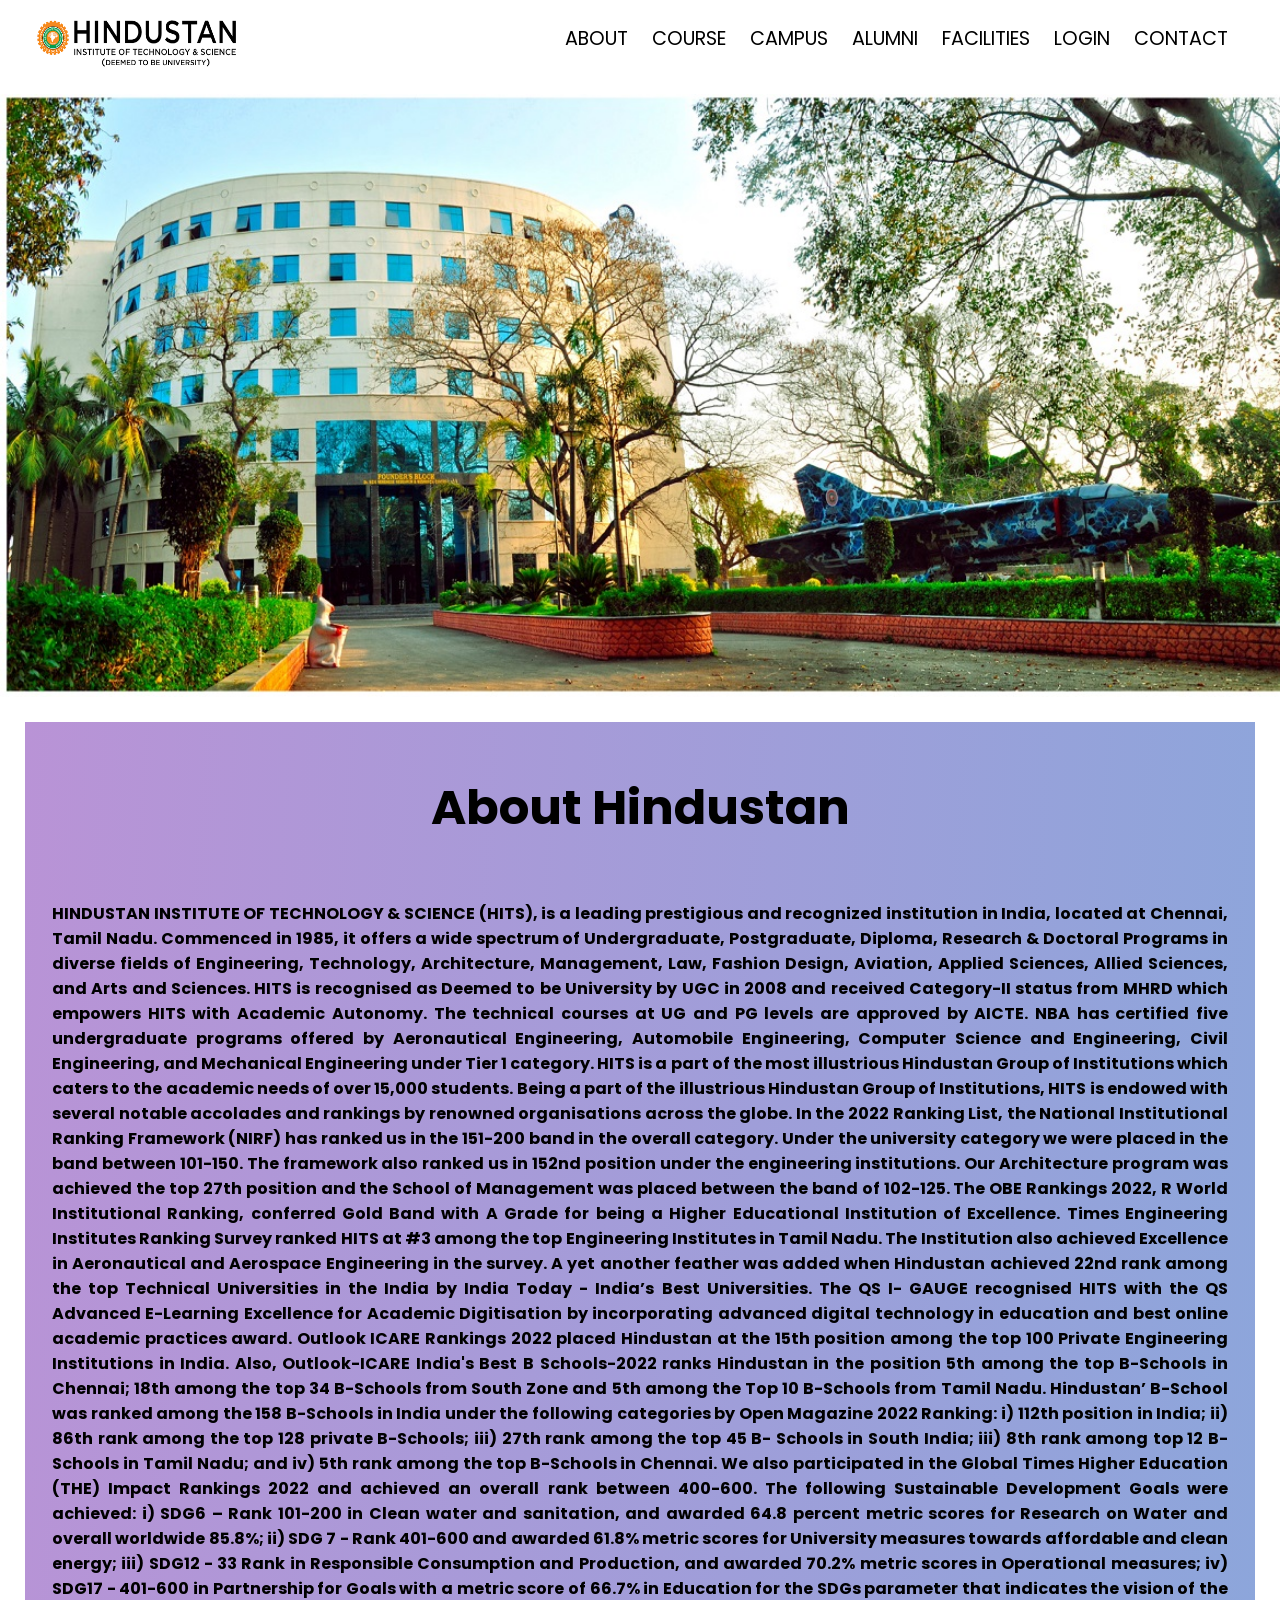
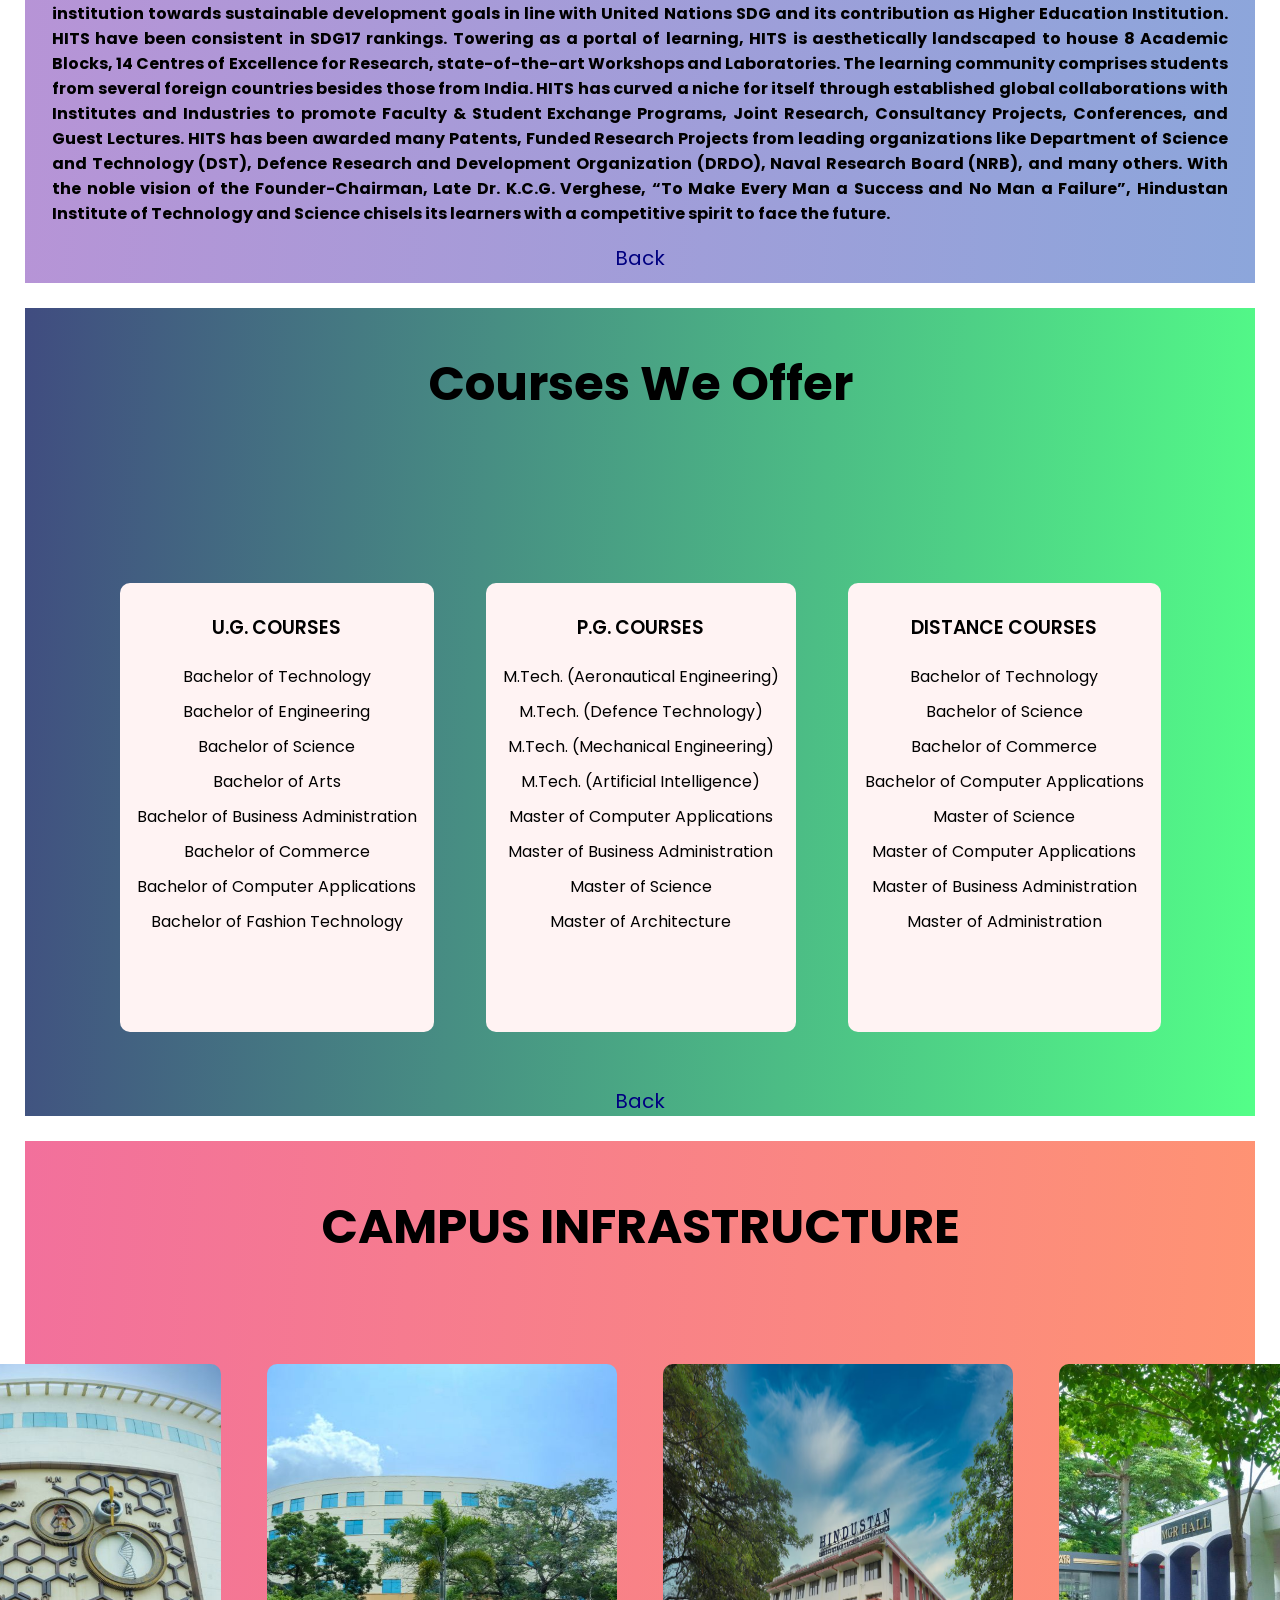
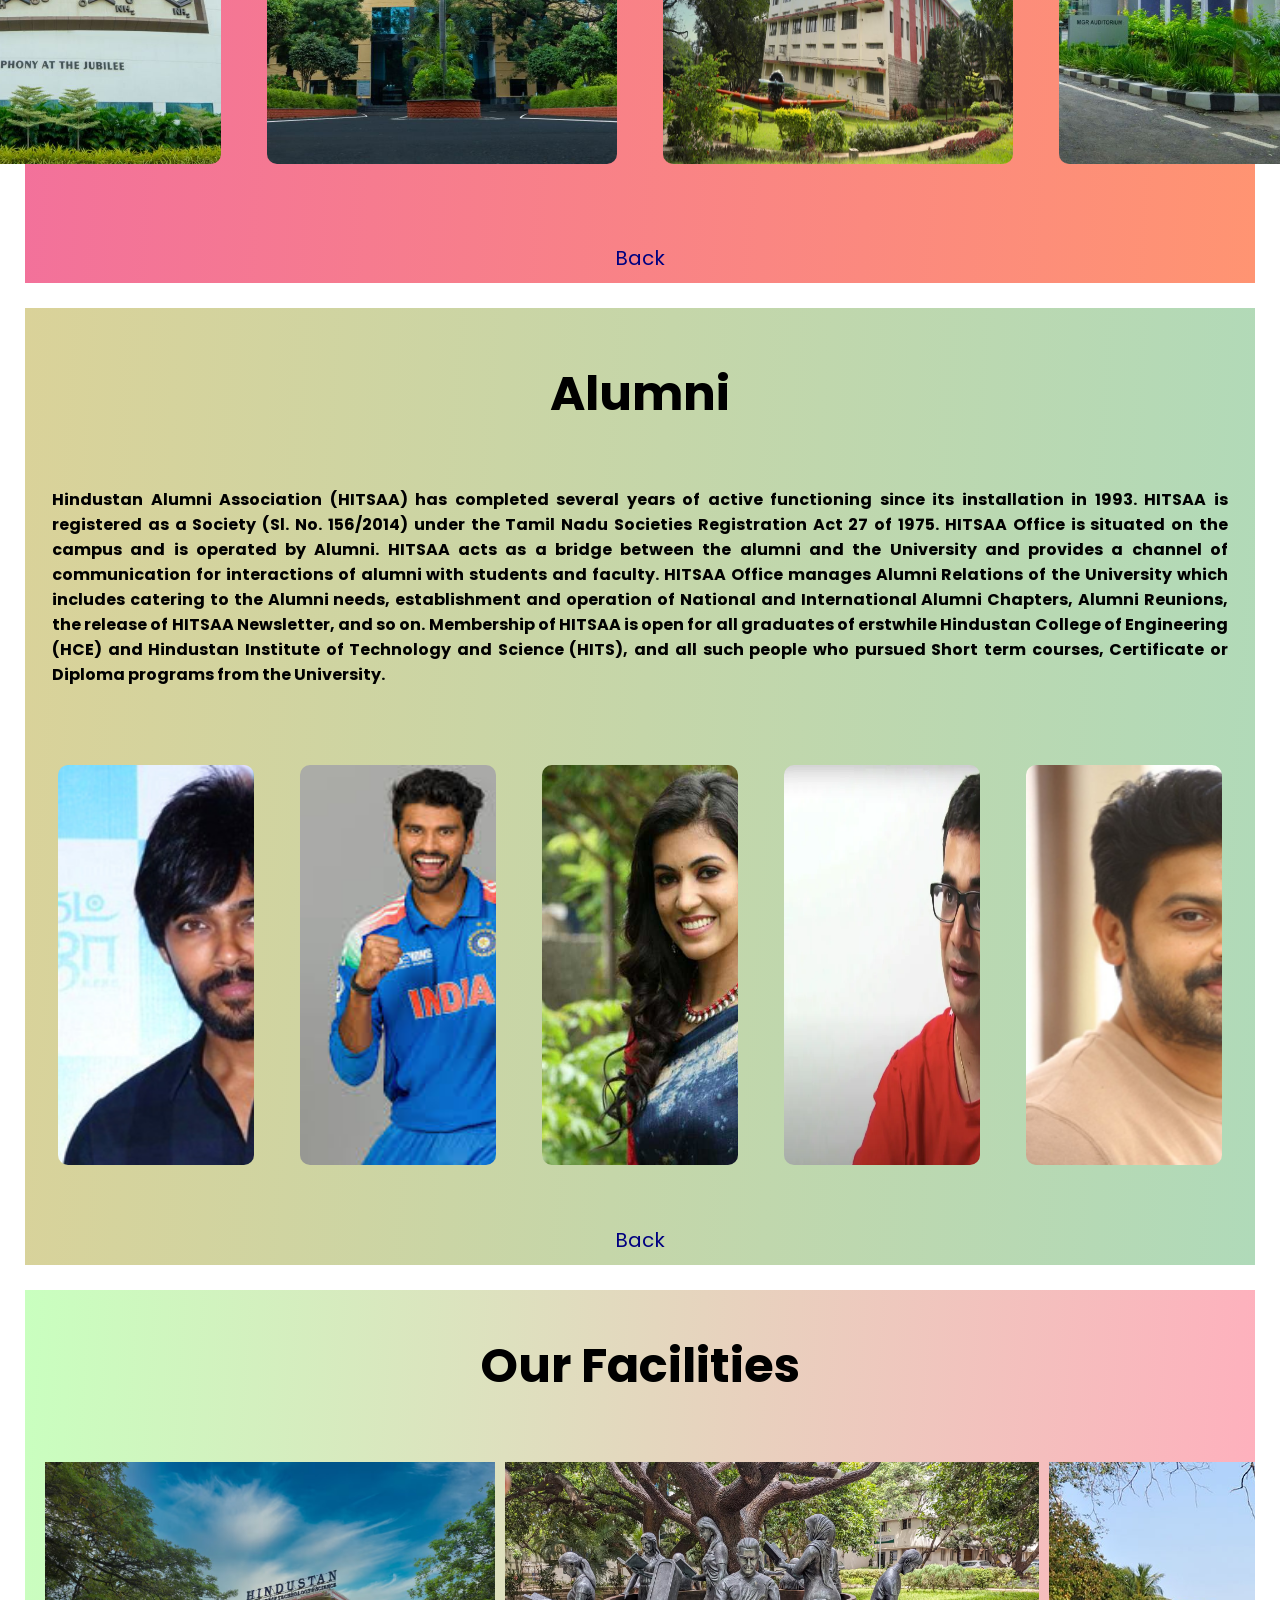
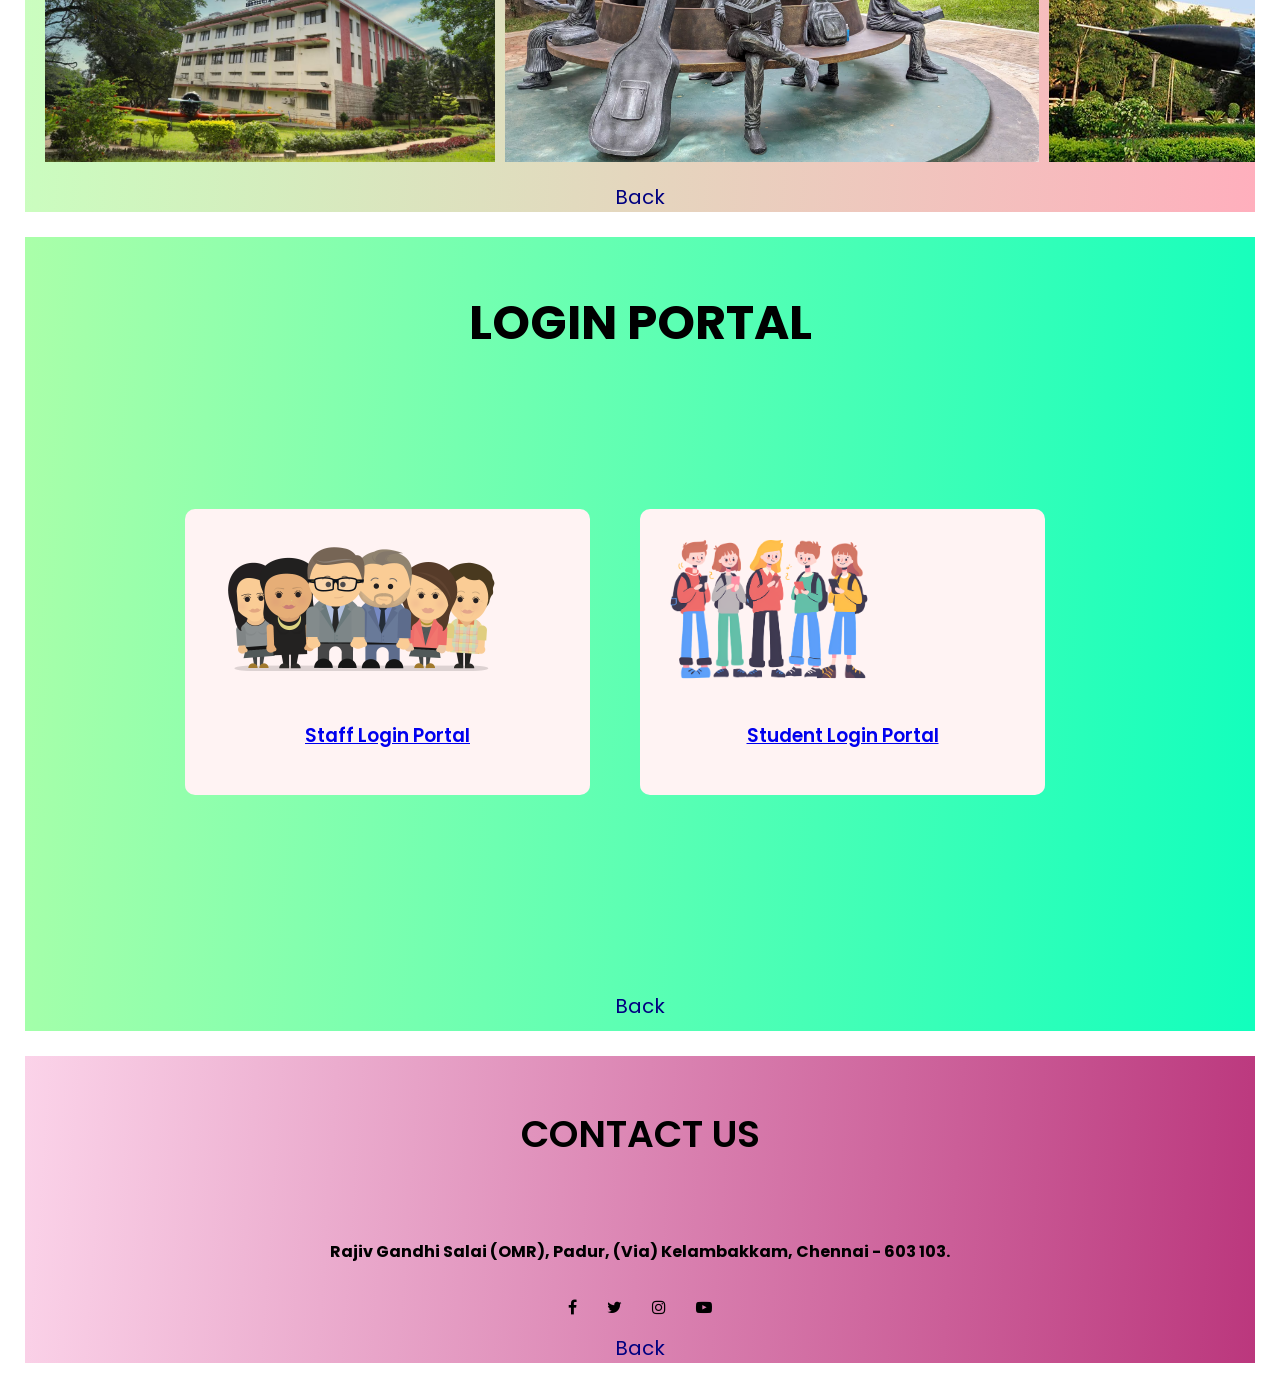
<file: templates/index.html>
<!DOCTYPE html>
<html lang="en">

<head>
    <meta charset="UTF-8">
    <meta http-equiv="X-UA-Compatible" content="IE=edge">
    <meta name="viewport" content="width=device-width, initial-scale=1.0">
    <title>HINDUSTAN UNIVERSITY</title>
    <link href="/static/img/icon_logo.png" rel="icon">
    <link rel="stylesheet" href="/static/css/ma.css">
    <link rel="preconnect" href="https://fonts.googleapis.com">
    <link rel="preconnect" href="https://fonts.gstatic.com" crossorigin>
    <link href="https://fonts.googleapis.com/css2?family=Poppins:wght@100;200;300;400;600;700&display=swap"
        rel="stylesheet">
    <link href="https://maxcdn.bootstrapcdn.com/font-awesome/4.2.0/css/font-awesome.min.css" rel="stylesheet">
</head>

<!-- Navigation bar -->

<body>
    <nav id="navbar">
        <div class="image">
            <img src="/static/img/images.png" alt="University Logo">
        </div>
        <div id="container">
            <ul>
                <li><a href="#about">ABOUT</a></li>
                <li><a href="#course">COURSE</a></li>
                <li><a href="#campus">CAMPUS</a></li>
                <li><a href="#alumni">ALUMNI</a></li>
                <li><a href="#facilities">FACILITIES</a></li>
                <li><a href="#login">LOGIN</a></li>
                <li><a href="#footer">CONTACT</a></li>
            </ul>
        </div>
    </nav>

    <section id="text">
       <img src="/static/img/founder_wide.jpeg">
    </section>

  


    <section id="about">
        <div class="heading-1">
            <h1 id="">About Hindustan</h1>
        </div>
        <div class="para-1">
            <p>HINDUSTAN INSTITUTE OF TECHNOLOGY & SCIENCE (HITS), is a leading prestigious and recognized institution in India, located at Chennai, Tamil Nadu. Commenced in 1985, it offers a wide spectrum of Undergraduate, Postgraduate, Diploma, Research & Doctoral Programs in diverse fields of Engineering, Technology, Architecture, Management, Law, Fashion Design, Aviation, Applied Sciences, Allied Sciences, and Arts and Sciences. HITS is recognised as Deemed to be University by UGC in 2008 and received Category-II status from MHRD which empowers HITS with Academic Autonomy. The technical courses at UG and PG levels are approved by AICTE. NBA has certified five undergraduate programs offered by Aeronautical Engineering, Automobile Engineering, Computer Science and Engineering, Civil Engineering, and Mechanical Engineering under Tier 1 category. HITS is a part of the most illustrious Hindustan Group of Institutions which caters to the academic needs of over 15,000 students.

                Being a part of the illustrious Hindustan Group of Institutions, HITS is endowed with several notable accolades and rankings by renowned organisations across the globe. In the 2022 Ranking List, the National Institutional Ranking Framework (NIRF) has ranked us in the 151-200 band in the overall category. Under the university category we were placed in the band between 101-150. The framework also ranked us in 152nd position under the engineering institutions. Our Architecture program was achieved the top 27th position and the School of Management was placed between the band of 102-125. The OBE Rankings 2022, R World Institutional Ranking, conferred Gold Band with A Grade for being a Higher Educational Institution of Excellence. Times Engineering Institutes Ranking Survey ranked HITS at #3 among the top Engineering Institutes in Tamil Nadu. The Institution also achieved Excellence in Aeronautical and Aerospace Engineering in the survey.
                
                A yet another feather was added when Hindustan achieved 22nd rank among the top Technical Universities in the India by India Today - India’s Best Universities. The QS I- GAUGE recognised HITS with the QS Advanced E-Learning Excellence for Academic Digitisation by incorporating advanced digital technology in education and best online academic practices award. Outlook ICARE Rankings 2022 placed Hindustan at the 15th position among the top 100 Private Engineering Institutions in India. Also, Outlook-ICARE India's Best B Schools-2022 ranks Hindustan in the position 5th among the top B-Schools in Chennai; 18th among the top 34 B-Schools from South Zone and 5th among the Top 10 B-Schools from Tamil Nadu. Hindustan’ B-School was ranked among the 158 B-Schools in India under the following categories by Open Magazine 2022 Ranking: i) 112th position in India; ii) 86th rank among the top 128 private B-Schools; iii) 27th rank among the top 45 B- Schools in South India; iii) 8th rank among top 12 B-Schools in Tamil Nadu; and iv) 5th rank among the top B-Schools in Chennai.
                
                We also participated in the Global Times Higher Education (THE) Impact Rankings 2022 and achieved an overall rank between 400-600. The following Sustainable Development Goals were achieved: i) SDG6 – Rank 101-200 in Clean water and sanitation, and awarded 64.8 percent metric scores for Research on Water and overall worldwide 85.8%; ii) SDG 7 - Rank 401-600 and awarded 61.8% metric scores for University measures towards affordable and clean energy; iii) SDG12 - 33 Rank in Responsible Consumption and Production, and awarded 70.2% metric scores in Operational measures; iv) SDG17 - 401-600 in Partnership for Goals with a metric score of 66.7% in Education for the SDGs parameter that indicates the vision of the institution towards sustainable development goals in line with United Nations SDG and its contribution as Higher Education Institution. HITS have been consistent in SDG17 rankings.
                
                Towering as a portal of learning, HITS is aesthetically landscaped to house 8 Academic Blocks, 14 Centres of Excellence for Research, state-of-the-art Workshops and Laboratories. The learning community comprises students from several foreign countries besides those from India. HITS has curved a niche for itself through established global collaborations with Institutes and Industries to promote Faculty & Student Exchange Programs, Joint Research, Consultancy Projects, Conferences, and Guest Lectures. HITS has been awarded many Patents, Funded Research Projects from leading organizations like Department of Science and Technology (DST), Defence Research and Development Organization (DRDO), Naval Research Board (NRB), and many others. With the noble vision of the Founder-Chairman, Late Dr. K.C.G. Verghese, “To Make Every Man a Success and No Man a Failure”, Hindustan Institute of Technology and Science chisels its learners with a competitive spirit to face the future.</p>
        </div>

        <div class="b"><a href="#navbar" id="backk">Back</a></div>
    </section>

      <!-- Course -->

    <section id="course">
        <div class="heading-co">
            <h1>Courses We Offer</h1>
        </div>

        <div class="row coro">
            <div class="course-col">
                <h3>U.G. COURSES</h3>
                <ul>
                    <pre><li>Bachelor of Technology</li></pre>
                   <pre><li>Bachelor of Engineering</li></pre>
                    <li>Bachelor of Science</li>
                    <li>Bachelor of Arts</li>
                    <pre><li>Bachelor of Business Administration</li></pre>
                    <li>Bachelor of Commerce</li>
                    <li>Bachelor of Computer Applications</li>
                    <li>Bachelor of Fashion Technology</li>
                </ul>
            </div>
            <div class="course-col">
                <h3>P.G. COURSES</h3>
               <ul>
                <pre><li>M.Tech. (Aeronautical Engineering)</li></pre>
                <li>M.Tech. (Defence Technology)</li>
                <li>M.Tech. (Mechanical Engineering)</li>
                <li>M.Tech. (Artificial Intelligence)</li>
                <li>Master of Computer Applications</li>
                <li>Master of Business Administration</li>
                <li>Master of Science</li>
                <li>Master of Architecture</li>
               </ul>
            </div>
            <div class="course-col">
                <h3>DISTANCE COURSES</h3>
                <ul>
                    <li>Bachelor of Technology</li>
                    <li>Bachelor of Science</li>
                    <li>Bachelor of Commerce</li>
                    <li>Bachelor of Computer Applications</li>
                    <li>Master of Science</li>
                    <li>Master of Computer Applications</li>
                    <li>Master of Business Administration</li>
                    <li>Master of Administration</li>
                </ul>
            </div>
        </div>
        <a href="#navbar" id="backk">Back</a>
    </section>

    <!-- Campus -->
    <section id="campus">
        <div class="heading-in">
            <h1>CAMPUS INFRASTRUCTURE</h1>
        </div>
        

        <div class="row">
            <div class="campus-col">
                <img src="/static/img/jubilee.jpg" alt="Campus Image" >
                <div class="layer">
                    <h3>JUBILEE</h3>
                </div>
            </div>
            <div class="campus-col">
                <img src="/static/img/founder.jpg" alt="Campus Image" >
                <div class="layer">
                    <h3>FOUNDERS</h3>
                </div>
            </div>
            <div class="campus-col">
                <img src="/static/img/administration.avif" alt="Campus Image">
                <div class="layer">
                    <h3>ADMINISTRATION</h3>
                </div>
            </div>
            <div class="campus-col">
                <img src="/static/img/mgr.jpg" alt="Campus Image">
                <div class="layer">
                    <h3>MGR HALL</h3>
                </div>
            </div>
        </div>
        <a href="#navbar" id="backk">Back</a>
    </section>


    <section id="alumni">
        <div class="heading-al">
            <h1>Alumni</h1>
        </div>
        <div class="para-1">
            <p>Hindustan Alumni Association (HITSAA) has completed several years of active functioning since its installation in 1993. HITSAA is registered as a Society (Sl. No. 156/2014) under the Tamil Nadu Societies Registration Act 27 of 1975. HITSAA Office is situated on the campus and is operated by Alumni.

                HITSAA acts as a bridge between the alumni and the University and provides a channel of communication for interactions of alumni with students and faculty. HITSAA Office manages Alumni Relations of the University which includes catering to the Alumni needs, establishment and operation of National and International Alumni Chapters, Alumni Reunions, the release of HITSAA Newsletter, and so on.
                
                Membership of HITSAA is open for all graduates of erstwhile Hindustan College of Engineering (HCE) and Hindustan Institute of Technology and Science (HITS), and all such people who pursued Short term courses, Certificate or Diploma programs from the University.</p>
        </div>
        <div class="row">
            <div class="campus-col">
                <img src="/static/img/arav.jpg" alt="Campus Image" >
                <div class="layer">
                    <h3>ARAV</h3>
                </div>
            </div>
            <div class="campus-col">
                <img src="/static/img/washington.jpg" alt="Campus Image" >
                <div class="layer">
                    <h3>WASHINGTON SUNDAR</h3>
                </div>
            </div>
            <div class="campus-col">
                <img src="/static/img/anju.jpg" alt="Campus Image">
                <div class="layer">
                    <h3>ANJU KURIAN</h3>
                </div>
            </div>
            <div class="campus-col">
                <img src="/static/img/vishal.webp" alt="Campus Image">
                <div class="layer">
                    <h3>VISHAL GONDAL</h3>
                </div>
            </div>
            <div class="campus-col">
                <img src="/static/img/srikanth.jpg" alt="Campus Image">
                <div class="layer">
                    <h3>SRIKANTH</h3>
                </div>
            </div>
        </div>
        <div class="b"><a href="#navbar" id="backk">Back</a></div>
    </section>

     <!-- ------Facilities--------- -->
     <section id="facilities">
        <div class="heading-fa">
            <h1>Our Facilities</h1>
        </div>
        <div class="container">
            <div class="cam_img">
                <img src="/static/img/administration.avif" class="im not">
                <img src="/static/img/decor.avif" class="im not">
                <img src="/static/img/flight.jpg" class="im not">
                <img src="/static/img/grad.jpg" class="im not">
                <img src="/static/img/entrance.jpeg" class="im not">
                <img src="/static/img/aero.jpeg" class="im not">
                <img src="/static/img/parabola.jpeg" class="im not">
                <img src="/static/img/wide.jpg" class="im not">
                <img src="/static/img/founder_wide.jpeg" class="im not">
                <img src="/static/img/decor_wide.jpg" class="im not">
                <img src="/static/img/jubilee_horse.png" class="im not">
                <img src="/static/img/androm.jpg" class="im not">
                <img src="/static/img/founder_entrance.jpg" class="im not">
            </div>
        </div>

    
        <a href="#navbar" id="backk">Back</a>
    </section>


    <!-- ----Testimonials---- -->
    <section id="login">
        <div class="heading-lo">
            <h1>LOGIN PORTAL</h1>
        </div>
        

        <div class="row loro">
            <div class="testimonial-col">
                <a href="/teacher_login"><img src="/static/img/staff.png" alt="staff" class="staff">
                <div>
                    
                    <h3>Staff Login Portal</h3>
                
                </div></a>
            </div>
            <div class="testimonial-col">
                <a href="/student_login"><img src="/static/img/student.png" alt="student" class="student">
                <div>
                    
                    <h3>Student Login Portal</h3>
                    
                </div></a>
            </div>
        </div>
        <a href="#navbar" id="backk">Back</a>
    </section>


    <!-- ---Footer--- -->
    <section id="footer">
        <div class="heading-2">
            <h3>CONTACT US</h3>
        </div>
        <div class="para-2">
            Rajiv Gandhi Salai (OMR), Padur,
(Via) Kelambakkam,
Chennai - 603 103.
        </div>
        <div class="icons">
            <a href="https://www.facebook.com/Hindustan.1985/" target="_blank"><i class="fa fa-facebook"></i></a>
            <a href="https://x.com/HindustanUni"target=_blank><i class="fa fa-twitter"></i></a>
            <a href="https://www.instagram.com/hindustan.university?utm_source=ig_web_button_share_sheet&igsh=ZDNlZDc0MzIxNw=="target=_blank><i class="fa fa-instagram"></i></a>
            <a href="https://www.youtube.com/user/HINDUSTANUNIV"target=_blank><i class="fa fa-youtube-play" aria-hidden="true"></i></a>
        </div>

        <a href="#navbar" id="backk">Back</a>
    </section>
    
</body>

</html>
</file>
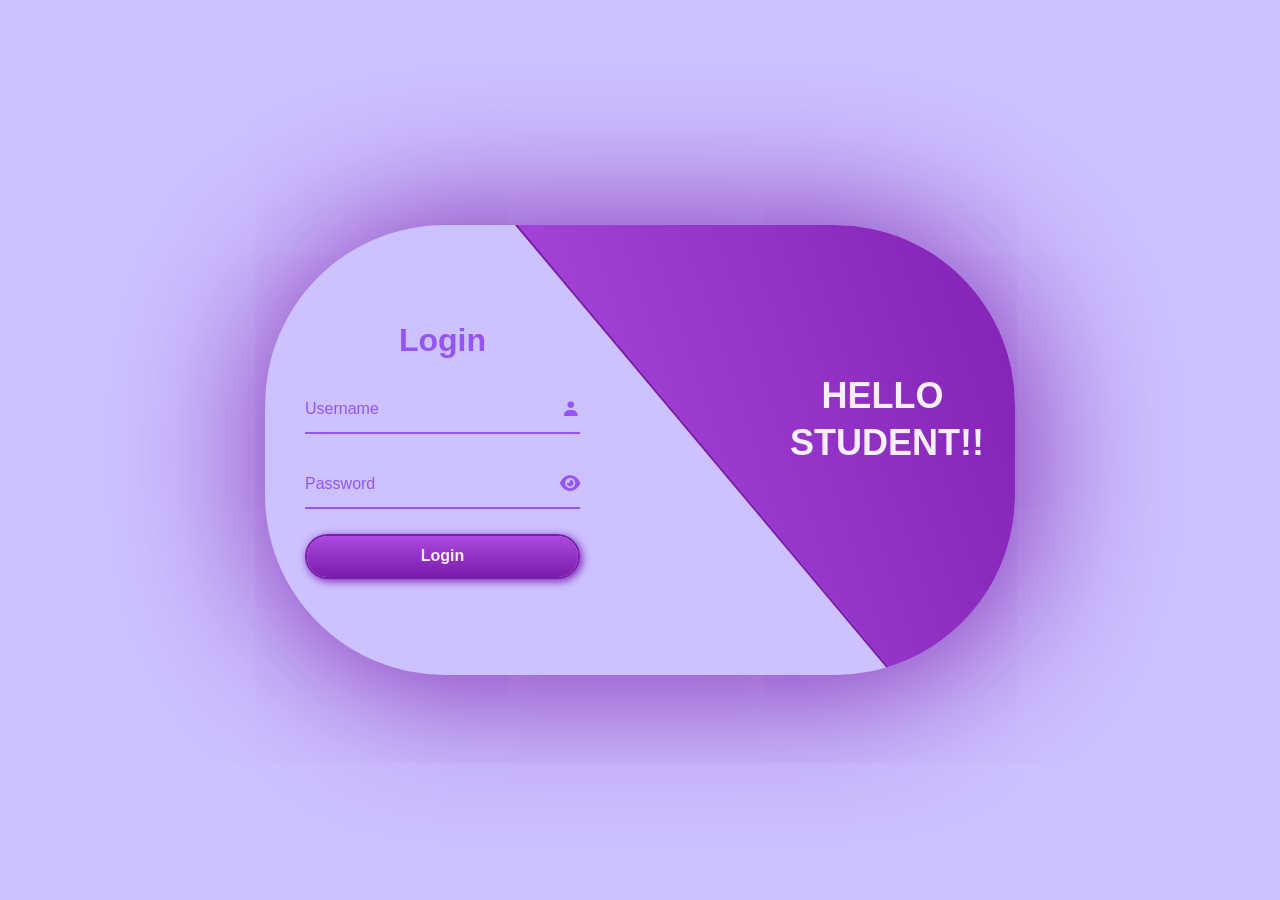
<file: templates/student/student_login.html>
<!DOCTYPE html>
<html lang="en">
<head>
    <meta charset="UTF-8">
    <meta name="viewport" content="width=device-width, initial-scale=1.0">
    <title>Student Login</title>
    <link href="/static/img/icon_logo.png" rel="icon">
    <link rel="stylesheet" href="/static/css/student/student_design.css">
    <link href='https://unpkg.com/boxicons@2.1.4/css/boxicons.min.css' rel='stylesheet'>
    <link href="https://cdnjs.cloudflare.com/ajax/libs/font-awesome/6.7.2/css/all.min.css" rel="stylesheet">
</head>
<body>
    <div class="wrapper">
        <span class="bg-animate"></span>


        <div class="form-box login">
            <h2 class="animation" style="--i:0; --j:21;">Login</h2>
            <form action="/student_login" method="POST">
                <div class="input-box animation" style="--i:1; --j:22;">
                    <input type="text" name="username" required>
                    <label>Username</label>
                    <i class='bx bxs-user'></i>
                </div>
                <div class="input-box animation" style="--i:2; --j:23;">
                    <input type="password" required id="password" name="password">
                    <label>Password</label>
                    <i class="fa-solid fa-eye" id="eye"></i>
                </div>
                <button type="submit" class="btn animation" style="--i:3; --j:24;">Login</button>
            </form>
        </div>
        
        <div class="info-text login">
            <h2 class="animation" style="--i:0; --j:20;">Hello student!!</h2>
            <p class="animation" style="--i:1; --j:21;"></p>
        </div>
    </div>

    <script src="/static/js/script.js"></script>
</body>
</html>
</file>
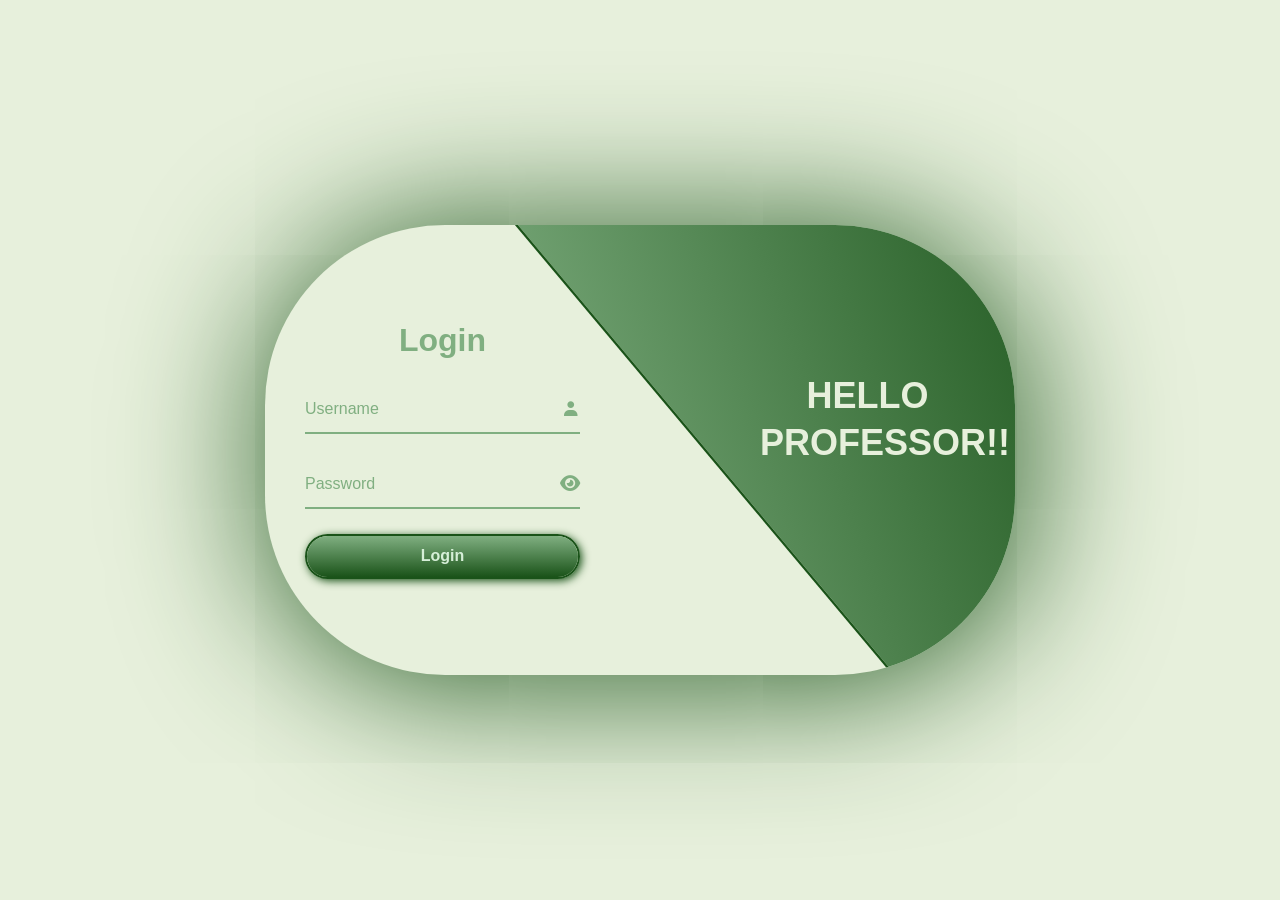
<file: templates/teacher/staff_login.html>
<!DOCTYPE html>
<html lang="en">
<head>
    <meta charset="UTF-8">
    <meta name="viewport" content="width=device-width, initial-scale=1.0">
    <title> Staff Login</title>
    <link href="/static/img/icon_logo.png" rel="icon">
    <link rel="stylesheet" href="/static/css/teacher/staff_design.css">
    <link href='https://unpkg.com/boxicons@2.1.4/css/boxicons.min.css' rel='stylesheet'>
    <link href="https://cdnjs.cloudflare.com/ajax/libs/font-awesome/6.7.2/css/all.min.css" rel="stylesheet">
</head>
<body>
    <div class="wrapper">
        <span class="bg-animate"></span>


        <div class="form-box login">
            <h2 class="animation" style="--i:0; --j:21;">Login</h2>
            <form action="/teacher_login" method="POST">
                <div class="input-box animation" style="--i:1; --j:22;">
                    <input type="text" name="username" required class="texx">
                    <label>Username</label>
                    <i class='bx bxs-user'></i>
                </div>
                <div class="input-box animation" style="--i:2; --j:23;">
                    <input type="password" name="password" required id="password">
                    <label>Password</label>
                    <i class="fa-solid fa-eye" id="eye"></i>
                </div>
                <button type="submit" class="btn animation" style="--i:3; --j:24;">Login</button>
            </form>
        </div>

        <div class="info-text login">
            <h2 class="animation" style="--i:0; --j:20;">Hello Professor!!</h2>
            <p class="animation" style="--i:1; --j:21;"></p>
        </div>
    </div>

    <script src="/static/js/script.js"></script>
</body>
</html>
</file>
<file: static/css/ma.css>
*{
    margin: 0;
    padding: 0;
    font-family: 'Poppins', sans-serif;
}





#navbar{
    display: flex;
    padding: 0px 10px;
    margin: 12px 20px;
}

#navbar img{
    width: 213px;
    height: 63px;
}
#navbar ul{
    display: flex;
    position: absolute;
    right: 40px;
}

#navbar ul li{
    padding: 12px;
    list-style: none;
}
#navbar ul li a{
    text-decoration: none;
    color: black;
    font-size: 1.2rem;
}

#navbar ul li a:hover{
    text-decoration: underline;
    color: #3C91E6;
}

#text img {
    width: 100%;
    height: auto;
    display: block;
}

.text-box{
    width: 61%;
    color: black;
    position: absolute;
    text-align: center;
    left: 20%;
    top: 40%;
    box-sizing: border-box;
}

.text-box h1{
    font-size: 61px;
}

.text-box p{
    margin: 10px 0 30px;
    color: black;
    font-size: 17px;
}

.hero-btn{
    text-decoration: none;
    color: black;
    border: 1px solid black;
    padding: 10px 34px;
    font-size: 1rem;
    background: transparent;
    cursor: pointer;
}

.hero-btn:hover{
    background: orange;
    text-decoration: underline;
    transition: 0.2s;
}

#course{
    position: relative;
    display: flex;
    flex-direction: column;
    justify-content: center;
    align-items: center;
    text-align: center;
    margin: 25px;
    background: linear-gradient(454deg, #404c80, #53ff88);
}

.coro{
    padding-top: 5%;
}



.row{
    margin-top: 5%;
    display: flex;
    justify-content: space-between;
    align-items: center;
}

.course-col{
   background: #fff3f3;
   margin: 0px 26px;
   border-radius: 10px;
   margin-bottom: 5%;
   padding: 20px 12px;
   box-sizing: border-box;
   transition: 0.5s;
}

.course-col ul{
    list-style-type: none;
    height: 350px;
    line-height: 30px;
}

.course-col li{
    margin: 5px;
}

h3{
    text-align: center;
    font-weight: 600;
    margin: 10px  0 20px 0px; 
}

.heading-co{
    text-align: center;
    margin: 40px 0px 40px 0px;
    font-size: 2rem;
    font-weight: 600;
}

.course-col:hover{
    box-shadow: 2px 2px 20px 2px black;
    cursor: pointer;
}


/* Campus section */
#campus{
    position: relative;
    margin: 25px;
    display: flex;
    flex-direction: column;
    justify-content: center;
    align-items: center;
    text-align: center;
    background: linear-gradient(454deg, #f2709c, #ff9472);
    padding: 10px;
}


.heading-in{
    text-align: center;
    margin: 40px 0px 40px 0px;
    font-size: 2rem;
    font-weight: 600;
}

.campus-col{
    border-radius: 10px;
    margin: 0px 23px;
    position: relative;
    overflow: hidden;
    margin-bottom: 5%;
}

.campus-col img{
    width: 350px;
    height: 400px;
    display: block;
}

.layer{
    background: transparent;
    height: 100%;
    width: 100%;
    position: absolute;
    top: 0;
    left: 0;
    transition: 0.5s;
}

.layer:hover{
    background: rgba(0,0,0,0.6);
    cursor: pointer;
}

.layer h3{
    width: 100%;
    font-weight: 500;
    color: #fff;
    font-size: 20px;
    position: absolute;
    bottom: 0;
    opacity: 0;
    transition: 0.5s;
}

.layer:hover h3{
    bottom: 50%;
    opacity: 1;
}

/* Facilities section */
#facilities{
    position: relative;
    display: flex;
    flex-direction: column;
    justify-content: center;
    align-items: center;
    text-align: center;
    margin: 25px;
    background: linear-gradient(454deg, #C9FFBF, #FFAFBD);
}

.heading-fa{
    text-align: center;
    margin: 40px 0px 40px 0px;
    font-size: 2rem;
    font-weight: 600;
}

/* Testimonials section */
#login{
    margin: 25px;
    text-align: center;
    justify-items: center;
    background: linear-gradient(454deg, #AAFFA9, #11FFBD);
    padding-bottom: 5px;
    padding: 10px;
}

.testimonial-col{
    flex-basis: 44%;
    border-radius: 10px;
    margin-bottom: 5%;
    text-align: left;
    background: #fff3f3;
    padding: 25px;
    cursor: pointer;
    justify-content: center;
    margin: 0px 50px 0px 0px;
    margin-bottom: 5%;
}

.testimonial-col .student{
    height: 150px;
}


.testimonial-col .staff{
    height: 150px;
}

.loro{
    margin: 150px;
}

.heading-lo{
    text-align: center;
    margin: 40px 0px 40px 0px;
    font-size: 2rem;
    font-weight: 600;
}


.testimonial-col h3{
    margin-top: 30px;
    text-align: center;
}

/* Call To Action section */
.cta{
    position: relative;
    top: 625px;
    margin: 75px auto;
    text-align: center;
    background:url(../images/banner2.jpg) no-repeat center center/cover;
    border-radius: 10px;
    padding: 50px 0;
    width: 80%;
}

.cta h1{
    color: #fff;
    margin-bottom: 40px;
    padding: 0;
}





/* Footer section */
#footer{
    position: relative;
    margin: 25px;
    display: flex;
    align-items: center;
    justify-content: center;
    flex-direction: column;
    text-align: center;
    background: linear-gradient(454deg, #FBD3E9, #BB377D);
}



.icons .fa{
    color: black;
    margin: 0 13px;
    cursor: pointer;
    padding: 18px 0;
}



#about{
    margin: 25px;
    background: linear-gradient(454deg, #B993D6, #8CA6DB);
    padding: 10px;
}

.heading-1{
    text-align: center;
    margin: 40px 0px 40px 0px;
    font-size: 2rem;
    font-weight: 600;
}

.para-1{
    text-align: justify;
    font-size: 1rem;
    padding: 17px;
    font-weight: 300;
    font-weight: bolder;
}

.heading-al{
    text-align: center;
    margin: 40px 0px 40px 0px;
    font-size: 2rem;
    font-weight: 600;
}


#alumni{
    margin: 25px;
    background: linear-gradient(454deg, #DAD299, #B0DAB9);
    padding: 10px;
}



.im{
    width: 100%;
     object-fit: contain;
     max-height: 200px;
     transition: transform 450ms;
     margin-right: 10px;
}
.cam_img{
    display: flex;
    overflow-y: hidden;
    overflow-x: scroll;
    padding: 20px;
    color: white;
}


.im:hover{
    transform: scale(1.08);
}
.cam_img::-webkit-scrollbar{
    display: none;
}
.not{
    max-height: 300px;
}
.not :hover{
    transform: scale(1.09);
}


.heading-2{
    text-align: center;
    font-size: 2rem;
    font-weight: 600;
    margin: 40px 0px 40px 0px;
}


.para-2{
    text-align: justify;
    font-size: 1rem;
    padding: 17px;
    font-weight: 300;
    font-weight: bold;
}

#backk{
    text-decoration: none;
    font-size: 20px;
    color: navy;
}

#backk:hover{
    color: darkred;
}

.b{
    text-align: center;
}




/* Media Query */
@media(max-width:700px){
    .text-box h1{
        font-size: 35px;
    }
    #navbar ul li{
        display: block;
    }

    #navbar ul{
        position: absolute;
        height: 100vh;
        width: 200px;
        top: 0px;
        right: 0px;
        text-align: left;
        display: inline-block;
        z-index: 2;
    }

    .row{
        flex-direction: column;
    }

    .campus-col{
        margin-top: 15px;
    }

    .cta h1{
        font-size: 24px;
    }
}






html{
    scroll-behavior: smooth;
}
</file>
<file: static/css/student/student_design.css>
/* @import url('https://fonts.googleapis.com/css2?family=Poppins:wght@300;400;500;600;700;800;900&display=swap'); */

*{
    margin: 0;
    padding: 0;
    box-sizing: border-box;
    font-family: 'Poppins', sans-serif;
}

body {
    display: flex;
    justify-content: center;
    align-items: center;
    min-height: 100vh;
    background: #cdc1ff;
    background-position: center;
    background-repeat: no-repeat;
    background-size: cover;
}

.wrapper {
    position: relative;
    width: 750px;
    height: 450px;
    background: transparent;
    box-shadow: 5px 5px 150px  #7a1cac;
    transition: transform 450ms;
    overflow: hidden;
    border-radius: 180PX;
}

.wrapper:hover{
    transform: scale(1.08);
}

.wrapper .form-box {
    position: absolute;
    top: 0;
    width: 50%;
    height: 100%;
    display: flex;
    flex-direction: column;
    justify-content: center;
}

.wrapper .form-box.login {
    left: 0;
    padding: 0 60px 0 40px;
}

.form-box h2 {
    font-size: 32px;
    color: #9455f4;
    text-align: center;
}

.form-box .input-box {
    position: relative;
    width: 100%;
    height: 50px;
    margin: 25px 0;
}

.input-box input {
    width: 100%;
    height: 100%;
    background: transparent;
    border: none;
    outline: none;
    border-bottom: 2px solid #9455f4;
    padding-right: 23px;
    font-size: 16px;
    color: #9455f4;
    font-weight: 500;
    transition: .5s;
}

.input-box input:focus,
.input-box input:valid{
    border-bottom-color: #674188;
}

.input-box label {
    position: absolute;
    top: 50%;
    left: 0;
    transform: translateY(-50%);
    font-size: 16px;
    color: #9455f4;
    pointer-events: none;
    transition: .5s;
}

.input-box input:focus~label,
.input-box input:valid~label{
    top: -5px;
    color: #674188;
}

.input-box i {
    position: absolute;
    top: 50%;
    right: 0;
    transform: translateY(-50%);
    font-size: 18px;
    color: #9455f4;
    transition: .5s;
}

.input-box input:focus~i,
.input-box input:valid~i {
    color: #674188;
}

.btn {
    position: relative;
    width: 100%;
    height: 45px;
    background: transparent;
    border: 2px solid #7a1cac;
    box-shadow: 2px 2px 8px #7a1cac;
    outline: none;
    border-radius: 40px;
    cursor: pointer;
    font-size: 16px;
    color: #f5efff;
    font-weight: 600;
    z-index: 1;
    overflow: hidden;
} 

.btn::before{
    content: '';
    position: absolute;
    top: -100%;
    left: 0;
    width: 100%;
    height: 300%;
    background: linear-gradient(#7a1cac, #ad49e1, #7a1cac, #ad49e1);
    z-index: -1;
    transition: .5s;
}

.btn:hover::before{
    top: 0;
}

.wrapper .info-text{
    position: absolute;
    top: 0;
    width: 50%;
    height: 100%;
    display: flex;
    flex-direction: column;
    justify-content: center;
}

.wrapper .info-text.login{
    right: 0;
    text-align: center;
    padding: 0 40px 60px 150px;
}

.wrapper .info-text.login .animation{
    transform: translateX(0);
    opacity: 1;
    filter: blur(0);
    transition: .7s ease;
    transition-delay: calc(.1s * var(--j));
}

.wrapper.active .info-text.login .animation{
    transform: translateX(120%);
    opacity: 0;
    filter: blur(10px);
    transition-delay: calc(.1s * var(--i));
}

.info-text h2{
    font-size: 36px;
    color: #f5efff;
    line-height: 1.3;
    text-transform: uppercase;
}

.wrapper .bg-animate{
    position: absolute;
    top: -4px;
    right: 0;
    width: 850px;
    height: 600px;
    background: linear-gradient(45deg, #ad49e1, #7a1cac);
    border-bottom: 3px solid #7a1cac;
    transform: rotate(10deg) skewY(40deg);
    /* transform: rotate(0) skewY(0); */
    transform-origin: bottom right;
    transition: 1.5s ease;
    transition-delay: 1.6s;
}
</file>
<file: static/css/teacher/staff_design.css>
/* @import url('https://fonts.googleapis.com/css2?family=Poppins:wght@300;400;500;600;700;800;900&display=swap'); */

*{
    margin: 0;
    padding: 0;
    box-sizing: border-box;
    font-family: 'Poppins', sans-serif;
}

body {
    display: flex;
    justify-content: center;
    align-items: center;
    min-height: 100vh;
    background: #e7f0dc;
    background-position: center;
    background-repeat: no-repeat;
    background-size: cover;
}

.wrapper {
    position: relative;
    width: 750px;
    height: 450px;
    background: transparent;
    box-shadow: 5px 5px 150px  #1a5319;
    overflow: hidden;
    transition: transform 450ms;
    border-radius: 180PX;
}

.wrapper:hover{
    transform: scale(1.08);
}

.wrapper .form-box {
    position: absolute;
    top: 0;
    width: 50%;
    height: 100%;
    display: flex;
    flex-direction: column;
    justify-content: center;
}

.wrapper .form-box.login {
    left: 0;
    padding: 0 60px 0 40px;
}

.form-box h2 {
    font-size: 32px;
    color: #80af81;
    text-align: center;
}

.form-box .input-box {
    position: relative;
    width: 100%;
    height: 50px;
    margin: 25px 0;
}

.input-box input {
    width: 100%;
    height: 100%;
    background: transparent;
    border: none;
    outline: none;
    border-bottom: 2px solid #80af81;
    padding-right: 23px;
    font-size: 16px;
    color: #80af81;
    font-weight: 500;
    transition: .5s;
}

.input-box input:focus,
.input-box input:valid{
    border-bottom-color: #1a5319;
}

.input-box label {
    position: absolute;
    top: 50%;
    left: 0;
    transform: translateY(-50%);
    font-size: 16px;
    color: #80af81;
    pointer-events: none;
    transition: .5s;
}

.input-box input:focus~label,
.input-box input:valid~label{
    top: -5px;
    color: #1a5319;
}

.input-box i {
    position: absolute;
    top: 50%;
    right: 0;
    transform: translateY(-50%);
    font-size: 18px;
    color: #80af81;
    transition: .5s;
}

.input-box input:focus~i,
.input-box input:valid~i {
    color: #1a5319;
}

.btn {
    position: relative;
    width: 100%;
    height: 45px;
    background: transparent;
    border: 2px solid #1a5319;
    box-shadow: 2px 2px 8px #1a5319;
    outline: none;
    border-radius: 40px;
    cursor: pointer;
    font-size: 16px;
    color: #d6efd8;
    font-weight: 600;
    z-index: 1;
    overflow: hidden;
} 

.btn::before{
    content: '';
    position: absolute;
    top: -100%;
    left: 0;
    width: 100%;
    height: 300%;
    background: linear-gradient(#1a5319, #80af81, #1a5319, #80af81);
    z-index: -1;
    transition: .5s;
}

.btn:hover::before{
    top: 0;
}

.wrapper .info-text{
    position: absolute;
    top: 0;
    width: 50%;
    height: 100%;
    display: flex;
    flex-direction: column;
    justify-content: center;
}

.wrapper .info-text.login{
    right: 0;
    text-align: center;
    padding: 0 40px 60px 120px;
}



.info-text h2{
    font-size: 36px;
    color: #e7f0dc;
    line-height: 1.3;
    text-transform: uppercase;
}

.wrapper .bg-animate{
    position: absolute;
    top: -4px;
    right: 0;
    width: 850px;
    height: 600px;
    background: linear-gradient(45deg, #80af81, #1a5319);
    border-bottom: 3px solid #1a5319;
    transform: rotate(10deg) skewY(40deg);
    /* transform: rotate(0) skewY(0); */
    transform-origin: bottom right;
    transition: 1.5s ease;
    transition-delay: 1.6s;
}
</file>
